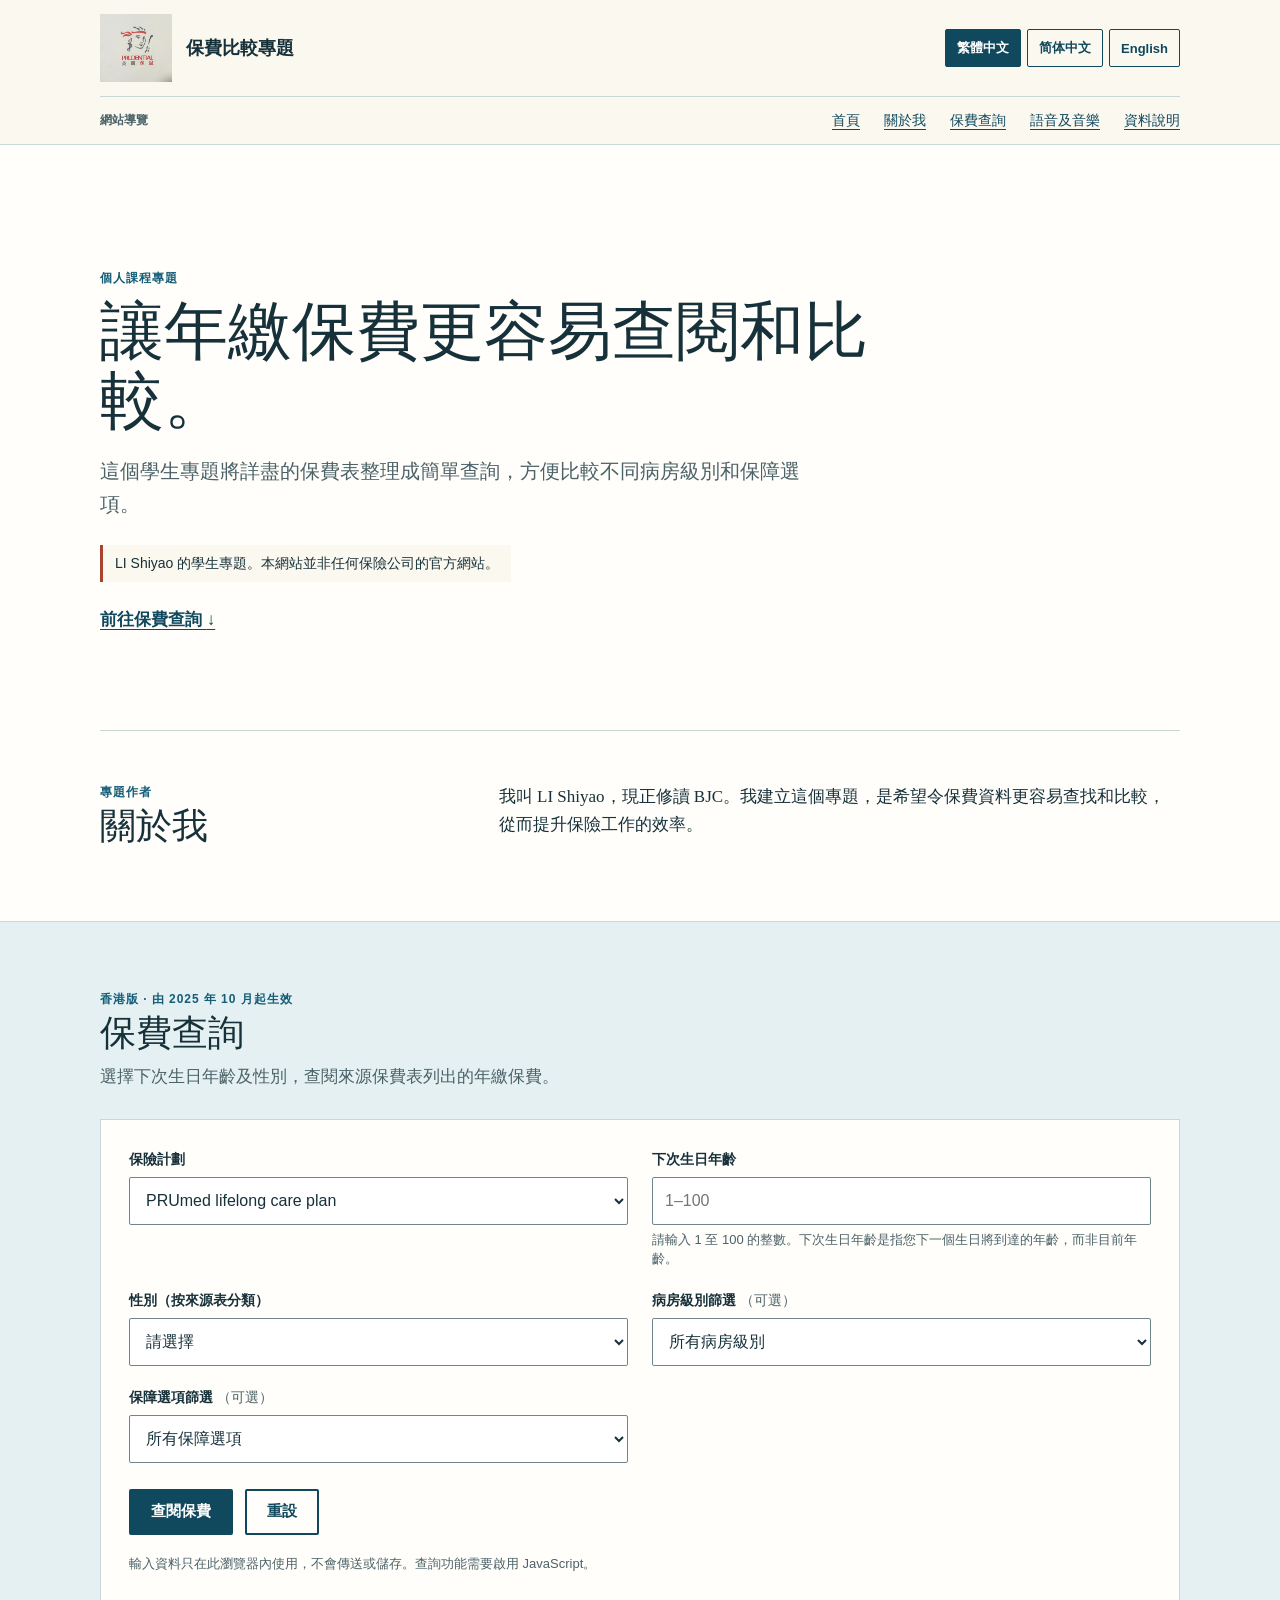
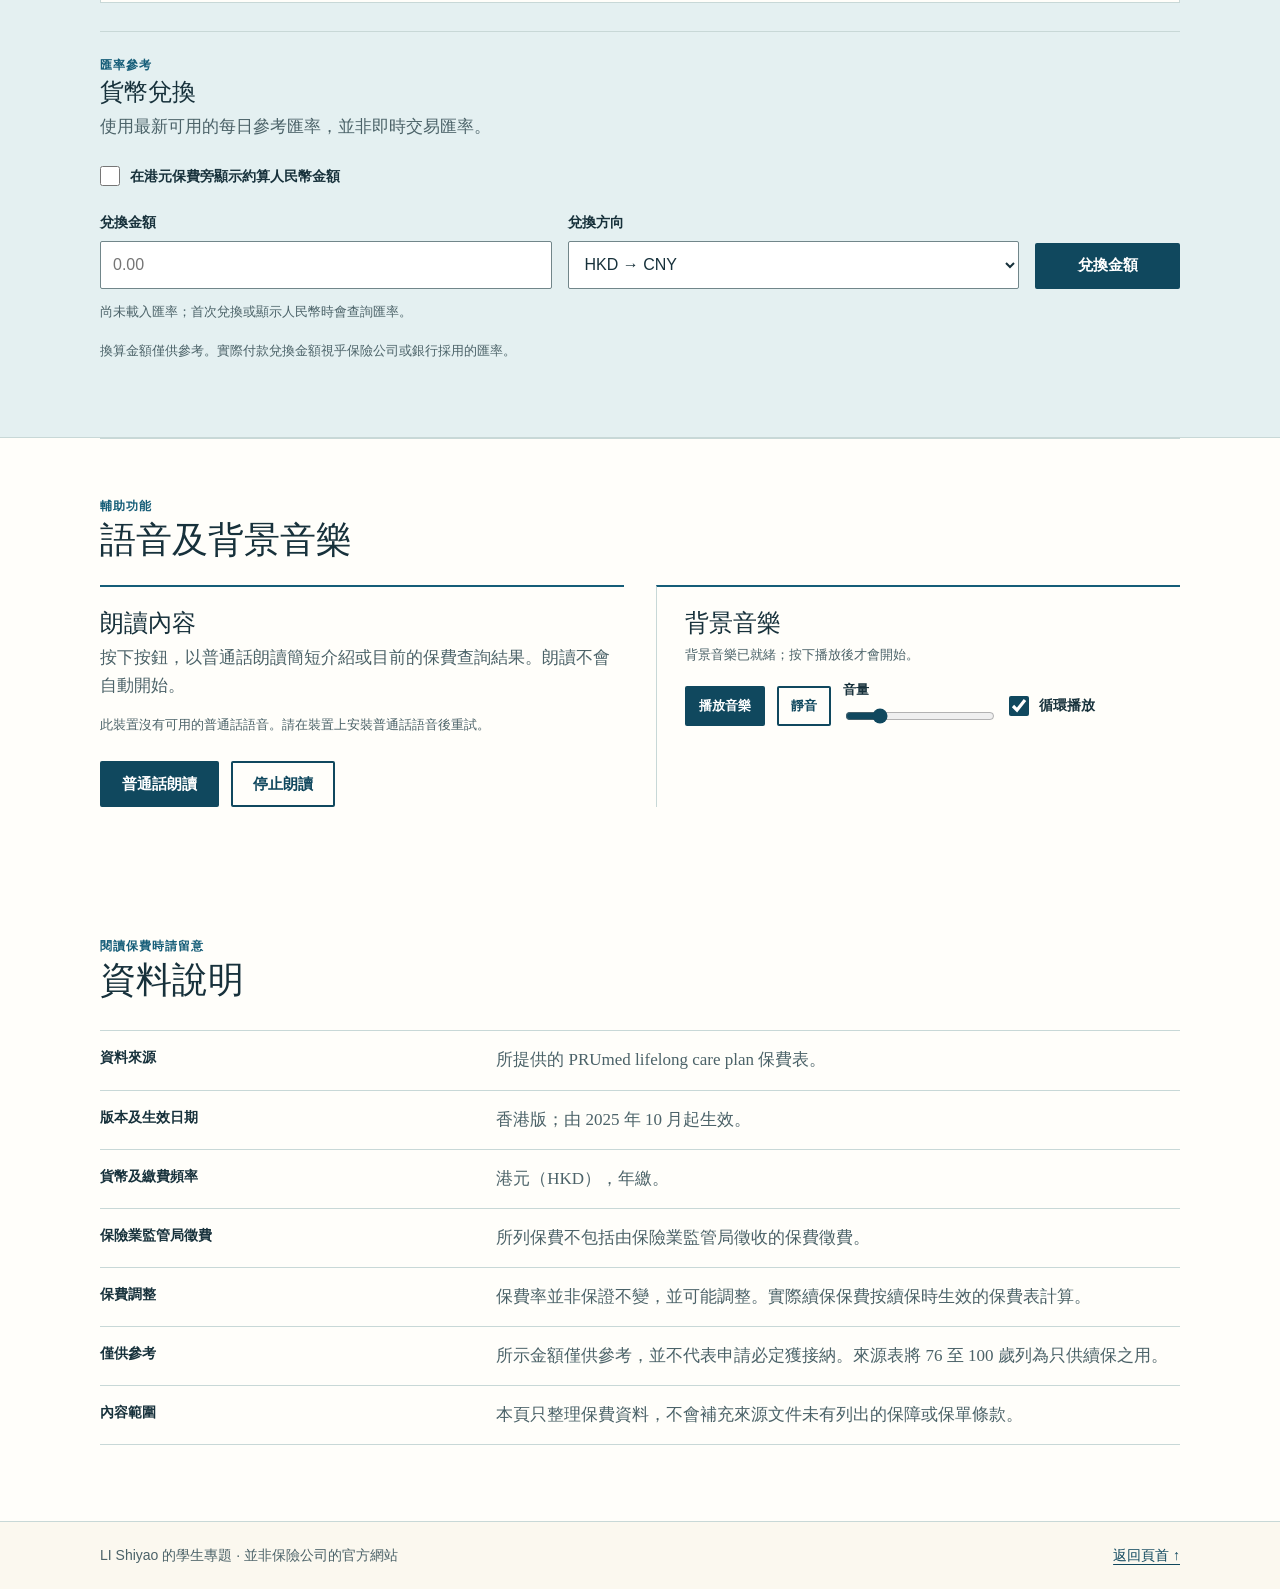
<file: index.html>
<!doctype html>
<html lang="zh-HK">
<head>
  <meta charset="utf-8">
  <meta name="viewport" content="width=device-width, initial-scale=1">
  <meta name="description" content="LI Shiyao 的學生專題：查閱及比較 PRUmed lifelong care plan 年繳保費。">
  <title>保費比較專題 | LI Shiyao</title>
  <link rel="stylesheet" href="style.css">
</head>
<body>
  <header class="site-header" id="home">
    <div class="header-top section-shell">
      <a class="brand" href="#home">
        <!-- Add the supplied file at assets/company-logo.jpg; LOGO_FILE below uses this relative path when it is available. -->
        <span id="logoPlaceholder" class="logo-placeholder" data-i18n="logoMissing">找不到標誌檔案：assets/company-logo.jpg</span>
        <img id="companyLogo" class="company-logo" alt="保誠標誌" data-i18n-alt="logoAlt" hidden>
        <span class="wordmark" data-i18n="projectTitle">保費比較專題</span>
      </a>
      <div class="language-picker" role="group" aria-label="介面語言" data-i18n-aria="languageLabel">
        <button type="button" class="language-button" data-language="zh-HK" aria-pressed="true">繁體中文</button>
        <button type="button" class="language-button" data-language="zh-CN" aria-pressed="false">简体中文</button>
        <button type="button" class="language-button" data-language="en" aria-pressed="false">English</button>
      </div>
    </div>
    <nav class="navigation" aria-label="網站導覽" data-i18n-aria="navLabel">
      <span class="nav-label" data-i18n="navLabel">網站導覽</span>
      <ul>
        <li><a href="#home" data-i18n="navHome">首頁</a></li>
        <li><a href="#about" data-i18n="navAbout">關於我</a></li>
        <li><a href="#lookup" data-i18n="navLookup">保費查詢</a></li>
        <li><a href="#media-tools" data-i18n="navTools">語音及音樂</a></li>
        <li><a href="#data-notes" data-i18n="navNotes">資料說明</a></li>
      </ul>
    </nav>
  </header>

  <main>
    <section class="welcome section-shell" aria-labelledby="welcome-title">
      <p class="eyebrow" data-i18n="welcomeEyebrow">個人課程專題</p>
      <h1 id="welcome-title" data-i18n="welcomeTitle">讓年繳保費更容易查閱和比較。</h1>
      <p class="welcome-copy" data-i18n="welcomeCopy">這個學生專題將詳盡的保費表整理成簡單查詢，方便比較不同病房級別和保障選項。</p>
      <p class="not-official" data-i18n="disclaimer">LI Shiyao 的學生專題。本網站並非任何保險公司的官方網站。</p>
      <a class="text-link" href="#lookup"><span data-i18n="goLookup">前往保費查詢</span> <span aria-hidden="true">↓</span></a>
    </section>

    <section class="about section-shell" id="about" aria-labelledby="about-title">
      <div class="section-heading">
        <p class="eyebrow" data-i18n="aboutEyebrow">專題作者</p>
        <h2 id="about-title" data-i18n="aboutTitle">關於我</h2>
      </div>
      <div class="about-copy">
        <p data-i18n="aboutIntro">我叫 LI Shiyao，現正修讀 BJC。我建立這個專題，是希望令保費資料更容易查找和比較，從而提升保險工作的效率。</p>
      </div>
    </section>

    <section class="lookup-section" id="lookup" aria-labelledby="lookup-title">
      <div class="section-shell">
        <div class="section-heading">
          <p class="eyebrow" data-i18n="edition">香港版 · 由 2025 年 10 月起生效</p>
          <h2 id="lookup-title" data-i18n="lookupTitle">保費查詢</h2>
          <p data-i18n="lookupIntro">選擇下次生日年齡及性別，查閱來源保費表列出的年繳保費。</p>
        </div>

        <form id="premiumForm" novalidate>
          <div class="form-grid">
            <div class="field">
              <label for="plan" data-i18n="planLabel">保險計劃</label>
              <select id="plan" name="plan">
                <option>PRUmed lifelong care plan</option>
              </select>
            </div>
            <div class="field">
              <label for="age" data-i18n="ageLabel">下次生日年齡</label>
              <input id="age" name="age" type="text" inputmode="numeric" autocomplete="off" placeholder="1–100" aria-describedby="age-help" data-i18n-placeholder="agePlaceholder">
              <small id="age-help" data-i18n="ageHelp">請輸入 1 至 100 的整數。下次生日年齡是指您下一個生日將到達的年齡，而非目前年齡。</small>
            </div>
            <div class="field">
              <label for="sex" data-i18n="sexLabel">性別（按來源表分類）</label>
              <select id="sex" name="sex">
                <option value="" data-i18n="selectSex">請選擇</option>
                <option value="male" data-i18n="male">男</option>
                <option value="female" data-i18n="female">女</option>
              </select>
            </div>
            <div class="field">
              <label for="roomFilter"><span data-i18n="roomFilterLabel">病房級別篩選</span> <span class="optional" data-i18n="optional">（可選）</span></label>
              <select id="roomFilter" name="roomFilter">
                <option value="all" data-i18n="allRooms">所有病房級別</option>
                <option value="ward" data-i18n="ward">普通病房</option>
                <option value="semi-private" data-i18n="semiPrivate">半私家病房</option>
                <option value="private" data-i18n="private">私家病房</option>
              </select>
            </div>
            <div class="field">
              <label for="coverFilter"><span data-i18n="coverFilterLabel">保障選項篩選</span> <span class="optional" data-i18n="optional">（可選）</span></label>
              <select id="coverFilter" name="coverFilter">
                <option value="all" data-i18n="allCovers">所有保障選項</option>
                <option value="base" data-i18n="baseOnly">只包括基本計劃</option>
                <option value="major" data-i18n="withMajor">基本計劃連同 PRUmed major</option>
              </select>
            </div>
          </div>
          <div class="form-actions">
            <button class="button-primary" type="submit" data-i18n="viewPremiums">查閱保費</button>
            <button class="button-reset" id="resetButton" type="reset" data-i18n="reset">重設</button>
          </div>
          <p class="privacy-note" data-i18n="privacy">輸入資料只在此瀏覽器內使用，不會傳送或儲存。查詢功能需要啟用 JavaScript。</p>
          <p id="formMessage" class="form-message" role="alert" aria-live="assertive"></p>
        </form>

        <section class="currency-panel" aria-labelledby="currency-title">
          <div class="utility-heading">
            <p class="eyebrow" data-i18n="conversionEyebrow">匯率參考</p>
            <h3 id="currency-title" data-i18n="conversionTitle">貨幣兌換</h3>
            <p data-i18n="conversionIntro">使用最新可用的每日參考匯率，並非即時交易匯率。</p>
          </div>
          <label class="check-control" for="showCny">
            <input id="showCny" type="checkbox">
            <span data-i18n="showCny">在港元保費旁顯示約算人民幣金額</span>
          </label>
          <div class="converter-grid">
            <div class="field">
              <label for="conversionAmount" data-i18n="amountLabel">兌換金額</label>
              <input id="conversionAmount" type="number" min="0" step="any" inputmode="decimal" placeholder="0.00">
            </div>
            <div class="field">
              <label for="conversionDirection" data-i18n="directionLabel">兌換方向</label>
              <select id="conversionDirection">
                <option value="hkd-cny">HKD → CNY</option>
                <option value="cny-hkd">CNY → HKD</option>
              </select>
            </div>
            <div class="converter-action">
              <button class="button-primary" id="convertButton" type="button" data-i18n="convert">兌換金額</button>
            </div>
          </div>
          <p id="conversionResult" class="conversion-result" role="status" aria-live="polite"></p>
          <p id="rateStatus" class="rate-status" role="status" aria-live="polite" data-i18n="rateNotLoaded">尚未載入匯率；首次兌換或顯示人民幣時會查詢匯率。</p>
          <p id="rateDetails" class="rate-details" hidden></p>
          <button class="button-reset retry-button" id="retryRate" type="button" hidden data-i18n="retryRate">重試載入匯率</button>
          <p class="privacy-note" data-i18n="conversionDisclaimer">換算金額僅供參考。實際付款兌換金額視乎保險公司或銀行採用的匯率。</p>
        </section>

        <section id="results" class="results" aria-labelledby="results-title" hidden>
          <div class="results-heading">
            <div>
              <p class="eyebrow" data-i18n="selectedProfileLabel">所選資料</p>
              <h3 id="results-title" data-i18n="resultsTitle">年繳保費比較</h3>
              <p id="selectedProfile" class="selected-profile" aria-live="polite"></p>
            </div>
            <p id="renewalNotice" class="renewal-notice" hidden><strong data-i18n="renewalOnly">只供續保之用。</strong> <span data-i18n="renewalDetails">列出保費並不代表符合投保新保單的資格。</span></p>
          </div>
          <div class="table-scroll" role="region" aria-label="Premium comparison table" tabindex="0">
            <table>
              <caption data-i18n="tableCaption">年繳保費（港元 HKD）</caption>
              <thead id="resultHead"></thead>
              <tbody id="resultBody"></tbody>
            </table>
          </div>
          <p class="result-footnote" data-i18n="resultFootnote">以上為年繳保費，並非月繳保費。保費率並非未來保費保證。</p>
        </section>
      </div>
    </section>

    <section class="media-tools section-shell" id="media-tools" aria-labelledby="tools-title">
      <div class="section-heading">
        <p class="eyebrow" data-i18n="toolsEyebrow">輔助功能</p>
        <h2 id="tools-title" data-i18n="toolsTitle">語音及背景音樂</h2>
      </div>
      <div class="tools-grid">
        <section class="tool-panel" aria-labelledby="speech-title">
          <h3 id="speech-title" data-i18n="speechTitle">朗讀內容</h3>
          <p data-i18n="speechIntro">按下按鈕，以普通話朗讀簡短介紹或目前的保費查詢結果。朗讀不會自動開始。</p>
          <p id="speechVoiceStatus" class="tool-status" role="status" aria-live="polite" data-i18n="checkingVoices">正在檢查此裝置可用的普通話語音。</p>
          <div class="form-actions">
            <button class="button-primary" id="speakButton" type="button" data-i18n="readMandarin">普通话朗读</button>
            <button class="button-reset" id="stopSpeechButton" type="button" data-i18n="stopSpeech" disabled>停止朗读</button>
          </div>
        </section>
        <section class="tool-panel" aria-labelledby="music-title">
          <h3 id="music-title" data-i18n="musicTitle">背景音樂</h3>
          <p id="musicStatus" class="tool-status" role="status" aria-live="polite" data-i18n="musicFileMissing">缺少背景音樂檔案：請將 MP3 放入 assets/background-music.mp3。</p>
          <div class="music-controls">
            <button class="button-primary" id="musicPlayButton" type="button" data-i18n="musicPlay" disabled>播放音樂</button>
            <button class="button-reset" id="musicMuteButton" type="button" data-i18n="musicMute" disabled>靜音</button>
            <label class="volume-control" for="musicVolume"><span data-i18n="volumeLabel">音量</span>
              <input id="musicVolume" type="range" min="0" max="1" step="0.01" value="0.2" disabled>
            </label>
            <label class="check-control loop-control" for="musicLoop">
              <input id="musicLoop" type="checkbox" checked disabled>
              <span data-i18n="loopLabel">循環播放</span>
            </label>
          </div>
          <audio id="backgroundMusic" preload="none" loop>
            <source id="musicSource" type="audio/mpeg">
          </audio>
        </section>
      </div>
    </section>

    <section class="data-notes section-shell" id="data-notes" aria-labelledby="notes-title">
      <div class="section-heading">
        <p class="eyebrow" data-i18n="notesEyebrow">閱讀保費時請留意</p>
        <h2 id="notes-title" data-i18n="notesTitle">資料說明</h2>
      </div>
      <dl class="notes-list">
        <div><dt data-i18n="sourceLabel">資料來源</dt><dd data-i18n="sourceText">所提供的 PRUmed lifelong care plan 保費表。</dd></div>
        <div><dt data-i18n="editionLabel">版本及生效日期</dt><dd data-i18n="editionText">香港版；由 2025 年 10 月起生效。</dd></div>
        <div><dt data-i18n="currencyLabel">貨幣及繳費頻率</dt><dd data-i18n="currencyText">港元（HKD），年繳。</dd></div>
        <div><dt data-i18n="levyLabel">保險業監管局徵費</dt><dd data-i18n="levyText">所列保費不包括由保險業監管局徵收的保費徵費。</dd></div>
        <div><dt data-i18n="ratesLabel">保費調整</dt><dd data-i18n="ratesText">保費率並非保證不變，並可能調整。實際續保保費按續保時生效的保費表計算。</dd></div>
        <div><dt data-i18n="referenceLabel">僅供參考</dt><dd data-i18n="referenceText">所示金額僅供參考，並不代表申請必定獲接納。來源表將 76 至 100 歲列為只供續保之用。</dd></div>
        <div><dt data-i18n="scopeLabel">內容範圍</dt><dd data-i18n="scopeText">本頁只整理保費資料，不會補充來源文件未有列出的保障或保單條款。</dd></div>
      </dl>
    </section>
  </main>

  <footer class="site-footer">
    <div class="section-shell footer-inner">
      <p data-i18n="footerDisclaimer">LI Shiyao 的學生專題 · 並非保險公司的官方網站</p>
      <a href="#home" data-i18n="backToTop">返回頁首 ↑</a>
    </div>
  </footer>

  <noscript><p class="noscript">此網站需要啟用 JavaScript 才能使用保費查詢。</p></noscript>

  <script>
    // PREMIUM DATA: each row is age followed by Male base (3 rooms), Male with major (3), Female base (3), Female with major (3).
    // Change figures here only when you have checked them against the source premium table.
    const premiumData = `
1 2899.44 5602.96 11809.92 4963.84 8804.64 17309.92 2691.36 5320.56 10806.24 4350.32 6990.88 14517.20
2 2815.20 5425.84 11228.72 4821.20 8523.52 16457.68 2613.44 5153.52 10274.16 4224.64 6757.44 13801.12
3 2652.80 5108.16 10406.88 4547.04 8016.24 15253.44 2463.60 4851.36 9522.72 3986.32 6346.64 12791.52
4 2462.48 4729.28 9512.16 4214.32 7417.68 13935.68 2286.56 4491.04 8704.40 3693.04 5864.48 11686.72
5 2225.52 4272.08 8491.60 3810.16 6696.48 12693.44 2065.84 4054.88 7768.80 3341.36 5287.84 10437.84
6 1991.44 3821.12 7517.60 3407.44 5984.80 11235.04 1848.72 3626.24 6879.12 2987.76 4720.32 9238.40
7 1847.20 3547.68 6943.60 3159.76 5555.76 10376.24 1715.20 3368.16 6350.24 2771.28 4379.84 8531.76
8 1676.40 3223.60 6275.92 2871.76 5047.28 9381.52 1558.32 3059.84 5741.60 2518.08 3974.56 7714.56
9 1562.80 2987.92 5734.96 2863.12 5037.28 9231.44 1375.28 2716.48 5224.32 2392.24 3796.56 7557.68
10 1550.00 2972.72 5564.64 2857.28 5005.52 9139.52 1364.72 2701.20 5173.28 2374.32 3771.76 7483.68
11 1534.48 2969.20 5547.84 2859.28 5004.00 9070.00 1361.84 2698.24 5138.64 2377.52 3833.60 7431.28
12 1519.12 2965.68 5531.04 2860.96 5002.48 9000.32 1359.12 2695.12 5104.24 2380.96 3895.60 7378.96
13 1503.84 2962.72 5514.32 2863.12 5000.96 8930.96 1356.32 2692.08 5069.36 2384.24 3957.36 7326.48
14 1488.24 2959.12 5497.44 2865.04 4999.28 8861.44 1353.36 2689.04 5034.80 2387.28 4019.44 7273.92
15 1472.64 2955.84 5480.56 2866.88 4997.92 8791.92 1350.48 2685.84 5000.24 2390.64 4081.04 7221.28
16 1499.04 3054.72 5664.48 2919.84 5081.60 8939.12 1408.64 2740.08 5224.00 2460.64 4200.32 7455.12
17 1525.52 3153.36 5848.64 2972.40 5165.12 9086.16 1466.80 2981.04 5447.60 2530.96 4319.04 7688.80
18 1551.68 3252.32 6032.56 2994.24 5248.72 9233.36 1524.80 3097.52 5671.12 2601.12 4438.00 7922.48
19 1577.92 3351.04 6216.48 3013.60 5332.32 9380.64 1582.88 3213.84 5894.96 2670.88 4556.96 8155.92
20 1603.92 3449.44 6400.32 3130.08 5416.00 9527.60 1640.88 3267.92 6118.56 2741.12 4676.08 8389.52
21 1625.92 3483.68 6454.48 3165.36 5512.80 9784.32 1741.60 3444.64 6389.60 2930.88 5035.60 9037.68
22 1647.52 3517.68 6508.16 3200.64 5609.76 10040.72 1819.20 3596.40 6821.76 3147.44 5359.76 9918.16
23 1669.36 3552.00 6562.16 3236.00 5706.48 10297.76 1896.40 3748.16 7092.96 3322.96 5820.40 10444.80
24 1691.20 3586.16 6615.76 3271.36 5803.20 10554.24 1974.00 3900.08 7363.92 3541.04 6228.88 11180.96
25 1712.96 3620.08 6669.76 3306.56 5900.16 10811.12 2028.32 4026.80 7473.76 3833.04 6718.72 12070.24
26 1733.28 3663.60 6751.68 3346.24 5970.88 11184.32 2135.44 4199.60 7795.60 3908.00 6908.48 12478.16
27 1753.68 3706.88 6833.12 3386.00 6041.36 11557.92 2219.68 4372.24 8117.84 3983.04 7206.16 13008.08
28 1773.92 3750.24 6914.56 3425.84 6111.92 11931.12 2303.68 4544.88 8439.76 4057.60 7504.08 13538.72
29 1794.40 3793.68 6996.24 3465.60 6182.64 12304.56 2387.60 4717.68 8762.08 4205.76 7801.84 14069.12
30 1814.64 3837.20 7077.92 3505.12 6253.12 12677.76 2448.48 4890.24 9083.84 4574.24 8208.00 14721.92
31 1868.72 3929.04 7261.60 3610.00 6402.40 13192.00 2521.44 5034.88 9318.32 4734.40 8451.84 15289.68
32 1922.88 4021.12 7445.36 3714.72 6551.60 13706.16 2594.24 5179.60 9552.72 4850.48 8695.28 15857.76
33 1976.80 4112.88 7629.36 3819.44 6700.80 14220.16 2666.80 5324.56 9787.04 5010.48 8938.96 16425.92
34 2031.12 4205.12 7812.96 3924.08 6850.16 14734.08 2739.36 5469.28 10021.44 5170.64 9182.56 16993.84
35 2085.12 4296.80 7996.64 4028.64 6999.12 15248.00 2812.24 5614.00 10255.68 5374.56 9426.40 17561.76
36 2156.16 4444.32 8279.20 4166.08 7254.56 15740.16 2928.80 5854.80 10688.00 5500.00 9790.16 18237.92
37 2227.36 4592.00 8562.48 4303.68 7510.80 16234.56 3045.60 6096.32 11121.84 5596.16 10155.28 18916.40
38 2298.80 4740.96 8846.96 4442.32 7768.08 16730.48 3162.64 6338.72 11557.44 5781.76 10522.00 19597.04
39 2370.64 4889.84 9132.32 4581.20 8026.32 17228.08 3280.40 6581.92 11994.32 5967.60 10889.84 20280.88
40 2442.88 5039.36 9418.88 4720.64 8285.28 17727.76 3398.80 6826.56 12433.44 6302.64 11259.28 20966.72
41 2569.28 5295.84 9919.44 4964.88 8757.84 18280.88 3576.96 7189.76 13117.20 6520.64 11857.28 21716.96
42 2697.04 5555.20 10425.04 5211.68 9235.44 18839.84 3757.28 7557.12 13808.56 6830.48 12462.00 22709.68
43 2826.08 5817.20 10936.56 5445.68 9718.24 19404.40 3939.44 7928.08 14507.84 7144.32 13072.72 23713.12
44 2956.40 6082.08 11453.36 5681.76 10206.16 19974.56 4123.36 8303.44 15214.24 7461.20 13690.48 24727.28
45 3088.24 6349.76 11975.76 5968.56 10699.44 20550.48 4309.60 8682.56 15928.40 7872.88 14314.48 25990.96
46 3272.48 6717.36 12733.68 6244.80 11320.40 21850.64 4417.04 8910.80 16414.96 8075.44 14691.20 26755.92
47 3522.48 7088.48 13720.32 6717.36 12096.32 23162.16 4525.12 9140.72 16905.36 8279.20 15070.96 27527.76
48 3710.32 7462.88 14492.96 7064.32 12729.44 24909.36 4634.40 9372.56 17400.32 8485.12 15454.00 28306.40
49 3900.08 7840.56 15272.48 7333.12 13368.24 26246.32 4744.40 9606.40 17899.28 8692.56 15840.08 29091.36
50 4026.80 8221.60 15833.68 7702.24 13861.36 27168.40 4855.52 9842.24 18402.64 8901.84 16229.28 29882.88
51 4218.40 8632.72 16687.20 8034.16 14547.28 28326.16 4971.44 10091.44 18928.96 9108.24 16505.12 30705.44
52 4410.00 9044.08 17542.08 8415.60 15234.32 29486.16 5087.60 10341.36 19456.96 9314.48 16781.36 31529.12
53 4602.56 9456.80 18398.96 8748.88 15922.72 30648.24 5203.92 10591.52 19986.08 9521.60 17058.00 32436.00
54 4795.28 9870.00 19257.20 9098.88 16612.56 31812.80 5320.56 10842.24 20515.84 9728.64 17335.36 33262.64
55 4988.16 10283.92 20116.88 9614.88 17303.60 32979.20 5437.52 11093.20 21046.32 9936.32 17613.12 34009.12
56 5255.20 10866.16 21332.96 10105.52 18283.28 34972.48 5600.56 11449.92 21799.12 10298.16 18178.56 35179.76
57 5522.48 11448.00 22548.80 10629.20 19262.64 36965.92 5763.44 11806.24 22552.24 10597.44 18743.68 36350.32
58 5789.20 12029.84 23764.96 11152.64 20242.08 38959.12 5926.40 12162.80 23305.04 10896.16 19309.12 37521.04
59 6056.72 12612.00 24980.88 11676.48 21221.84 40952.56 6089.76 12519.36 24058.32 11195.20 19874.32 38691.52
60 6323.52 13193.84 26196.96 12232.80 22201.60 42945.92 6252.72 12875.84 24811.28 11431.44 20439.76 39862.56
61 6872.00 14374.72 27986.08 13014.80 23945.52 47528.64 6672.96 13758.16 26612.96 12352.48 21841.84 42683.52
62 7518.08 15759.28 30174.64 14063.52 26026.48 52775.44 7188.32 14836.56 28865.76 13228.40 23552.16 46270.40
63 8169.84 17156.48 32383.04 15120.72 28126.56 58070.24 7708.32 15924.80 31067.12 14112.40 25278.32 49562.00
64 8785.28 18477.20 34445.04 16110.96 30101.52 63111.52 8193.52 16941.28 33128.40 14901.28 26891.04 52631.28
65 9400.72 19797.92 36507.12 17183.28 32076.56 68153.12 8678.80 17957.76 35118.00 15376.00 28503.60 55209.44
66 9896.00 20949.60 38789.84 18010.64 33795.28 71365.44 9122.56 18945.28 37239.68 16162.48 30068.80 58558.32
67 10390.96 22101.36 41072.40 18837.44 35513.68 74577.84 9665.12 20066.40 39649.28 17058.80 32227.60 62480.72
68 10886.08 23253.20 43355.04 19664.16 37232.16 77789.68 10108.64 21054.24 41771.20 17845.36 33662.16 65665.68
69 11381.20 24404.88 45637.92 20490.96 38950.80 81002.16 10552.48 22041.76 43892.80 18631.76 35096.80 68850.88
70 11876.16 25556.56 47920.48 21317.76 40669.20 84214.56 10896.80 22896.00 45727.04 19308.16 35676.88 71135.20
71 12480.08 26843.04 50529.04 22452.40 42809.60 88233.84 11452.08 24044.56 48219.20 20339.12 37530.32 74981.12
72 13026.88 28005.92 52906.32 23486.56 44757.04 91854.48 11954.88 25082.88 50490.32 21278.88 39214.40 78490.08
73 13573.28 29168.80 55283.12 24521.04 46704.48 95474.88 12457.12 26120.72 52761.52 22218.80 40898.56 81999.04
74 14119.84 30331.52 57660.40 25555.04 48652.16 99095.12 12959.76 27158.64 55032.72 23158.32 42582.96 85507.76
75 14666.48 31494.64 60037.12 26589.20 50599.76 102715.36 13462.40 28196.48 57303.92 24098.48 44267.04 89016.72
76 15213.76 32650.48 62413.60 27624.24 52538.64 106458.48 13965.28 29223.92 59574.64 25040.48 45935.92 92524.88
77 15759.52 33802.72 64790.00 28658.56 54471.44 110286.08 14468.00 30248.80 61845.20 25980.96 47604.56 96034.64
78 16308.00 34950.64 67166.32 29693.04 56397.76 113871.36 14970.96 31272.08 64114.56 26920.16 49270.48 99542.96
79 16853.92 36093.12 69544.32 30725.92 58321.12 117426.08 15473.76 32293.04 66388.08 27858.80 50934.56 103051.28
80 17553.20 37579.04 72595.84 32061.76 60814.80 121976.96 15972.72 33297.68 68649.84 28791.28 52590.08 106544.56
81 17939.84 38361.36 74182.00 32760.48 62088.88 124386.32 16322.96 33985.76 70141.92 29419.36 53685.68 108870.16
82 18324.32 39140.56 75768.56 33459.36 63356.56 126405.68 16674.48 34671.28 71635.36 30049.12 54776.40 111192.24
83 18711.20 39918.16 77354.56 34159.76 64624.24 128655.36 17024.64 35352.56 73128.64 30678.40 55864.64 113517.92
84 19096.56 40691.68 78941.12 34857.28 65885.44 131156.24 17375.04 36034.00 74620.64 31308.00 56949.92 115840.08
85 19480.88 41463.28 80524.24 35554.24 67143.68 133513.20 17726.40 36712.48 76114.16 31936.40 58030.56 118165.92
86 19867.92 42233.84 82110.64 36254.80 68401.60 135863.44 18076.56 37391.44 77607.60 32567.36 59111.36 120488.00
87 20252.16 43002.48 83696.88 36952.08 69658.24 138339.28 18426.88 38068.72 79096.64 33197.20 60193.76 122813.60
88 20639.12 43770.00 85283.52 37650.80 70911.12 140812.80 18779.60 38744.64 80590.08 33823.60 61270.08 125134.32
89 21023.36 44537.60 86869.68 38351.36 72158.24 143277.84 19128.56 39418.00 82082.08 34454.72 62343.28 127459.76
90 21397.92 45295.92 88454.40 39038.40 73403.44 145737.44 19472.72 40088.72 83565.36 35077.84 63411.20 129769.04
91 21505.36 45478.88 88902.48 39237.92 73709.68 146331.60 19569.92 40243.52 83996.80 35254.24 63665.60 130427.36
92 21612.64 45661.76 89352.08 39439.36 74010.80 146920.72 19668.72 40397.04 84428.32 35430.08 63916.88 131085.76
93 21717.04 45845.12 89803.12 39639.36 74313.92 147507.84 19766.40 40551.92 84858.40 35606.32 64164.16 131744.08
94 21824.24 46025.12 90250.64 39843.92 74615.12 148092.88 19865.20 40702.64 85288.24 35782.32 64409.92 132402.24
95 21930.24 46207.92 90701.68 40045.28 74913.12 148678.08 19961.36 40853.52 85721.04 35958.40 64651.20 133062.32
96 22037.60 46388.00 91149.68 40245.20 75212.80 149261.68 20058.96 41005.68 86152.48 36135.92 64891.12 133720.48
97 22142.08 46567.92 91600.48 40448.08 75507.52 149843.12 20158.08 41153.84 86584.08 36313.52 65125.20 134377.20
98 22249.12 46748.16 92048.40 40647.84 75802.64 150579.44 20255.52 41303.20 87015.44 36489.68 65356.48 135035.52
99 22356.64 46919.28 92497.76 40849.20 76081.44 151311.92 20354.24 41446.00 87447.12 36665.84 65574.16 135695.28
100 22464.64 47090.96 92949.36 41051.68 76361.44 152047.92 20453.44 41589.36 87880.80 36842.80 65792.64 136358.48
`;

    // Beginner tip: all visible interface copy and validation text is collected here by language.
    const translations = {
      "zh-HK": {
        pageTitle: "保費比較專題 | LI Shiyao", pageDescription: "LI Shiyao 的學生專題：查閱及比較 PRUmed lifelong care plan 年繳保費。",
        projectTitle: "保費比較專題", languageLabel: "介面語言", navLabel: "網站導覽", navHome: "首頁", navAbout: "關於我", navLookup: "保費查詢", navTools: "語音及音樂", navNotes: "資料說明", logoPlaceholder: "標誌檔案尚未加入",
        welcomeEyebrow: "個人課程專題", welcomeTitle: "讓年繳保費更容易查閱和比較。", welcomeCopy: "這個學生專題將詳盡的保費表整理成簡單查詢，方便比較不同病房級別和保障選項。", disclaimer: "LI Shiyao 的學生專題。本網站並非任何保險公司的官方網站。", goLookup: "前往保費查詢",
        aboutEyebrow: "專題作者", aboutTitle: "關於我", aboutIntro: "我叫 LI Shiyao，現正修讀 BJC。我建立這個專題，是希望令保費資料更容易查找和比較，從而提升保險工作的效率。",
        edition: "香港版 · 由 2025 年 10 月起生效", lookupTitle: "保費查詢", lookupIntro: "選擇下次生日年齡及性別，查閱來源保費表列出的年繳保費。", planLabel: "保險計劃", ageLabel: "下次生日年齡", agePlaceholder: "1–100", ageHelp: "請輸入 1 至 100 的整數。下次生日年齡是指您下一個生日將到達的年齡，而非目前年齡。", sexLabel: "性別（按來源表分類）", selectSex: "請選擇", male: "男", female: "女", roomFilterLabel: "病房級別篩選", optional: "（可選）", allRooms: "所有病房級別", ward: "普通病房", semiPrivate: "半私家病房", private: "私家病房", coverFilterLabel: "保障選項篩選", allCovers: "所有保障選項", baseOnly: "只包括基本計劃", withMajor: "基本計劃連同 PRUmed major", viewPremiums: "查閱保費", reset: "重設", privacy: "輸入資料只在此瀏覽器內使用，不會傳送或儲存。查詢功能需要啟用 JavaScript。",
        ageRequired: "請輸入下次生日年齡。", ageNotNumber: "年齡必須是數字，請輸入 1 至 100 的整數。", ageFraction: "下次生日年齡必須是整數，不能輸入小數。", age101: "此版本未有提供 101 歲或以上的保費率。", ageRange: "請輸入 1 至 100 的年齡。", sexRequired: "請選擇來源表分類的男或女。",
        conversionEyebrow: "匯率參考", conversionTitle: "貨幣兌換", conversionIntro: "使用最新可用的每日參考匯率，並非即時交易匯率。", showCny: "在港元保費旁顯示約算人民幣金額", amountLabel: "兌換金額", directionLabel: "兌換方向", convert: "兌換金額", rateNotLoaded: "尚未載入匯率；首次兌換或顯示人民幣時會查詢匯率。", rateLoading: "正在載入港元兌人民幣匯率…", rateLoaded: "匯率已載入。", rateError: "暫時無法取得匯率。港元保費查詢仍可使用；請檢查網絡連線後重試。", retryRate: "重試載入匯率", rateSource: "匯率來源：Frankfurter 每日參考匯率", rateDate: "日期", conversionDisclaimer: "換算金額僅供參考。實際付款兌換金額視乎保險公司或銀行採用的匯率。", amountRequired: "請輸入要兌換的金額。", amountInvalid: "請輸入有效的零或正數金額。", conversionUnavailable: "匯率未能提供，請稍後重試。", convertedResult: "換算結果",
        selectedProfileLabel: "所選資料", resultsTitle: "年繳保費比較", renewalOnly: "只供續保之用。", renewalDetails: "列出保費並不代表符合投保新保單的資格。", tableCaption: "年繳保費（港元 HKD）", roomType: "病房級別", annualPremium: "年繳保費（HKD）", resultFootnote: "以上為年繳保費，並非月繳保費。保費率並非未來保費保證。", resultProfile: "下次生日年齡 {age} · {sex}",
        toolsEyebrow: "輔助功能", toolsTitle: "語音及背景音樂", speechTitle: "朗讀內容", speechIntro: "選擇朗讀語言，播放簡短介紹或目前的查詢摘要。朗讀不會自動開始。", speechLanguageLabel: "朗讀語言", cantoneseOption: "Cantonese / 粵語", mandarinOption: "Mandarin / 普通話", englishOption: "English", checkingVoices: "正在檢查此裝置可用的語音。", voiceUnavailable: "此裝置沒有適用於所選語言的語音；該選項已停用。", voicesUnsupported: "此瀏覽器不支援語音朗讀。", voiceReady: "所選語言的語音可用。", playSpeech: "播放朗讀", stopSpeech: "停止朗讀", speaking: "正在朗讀。", speechIntroText: "這是 LI Shiyao 的保費比較學生專題。您可查閱及比較 PRUmed lifelong care plan 的年繳保費。", speechSummaryStart: "下次生日年齡 {age}，{sex}。", speechPremium: "{room}，{cover}：{amount}。",
        musicTitle: "背景音樂", musicNotConfigured: "尚未設定背景音樂。", musicReady: "背景音樂已就緒；按下播放後才會開始。", musicPlaying: "正在播放背景音樂。", musicPaused: "背景音樂已暫停。", musicMissing: "找不到音樂檔案，請檢查檔案路徑。", musicPlaybackError: "音樂無法播放；請檢查檔案或瀏覽器設定後重試。", musicPlay: "播放音樂", musicPause: "暫停音樂", musicMute: "靜音", musicUnmute: "取消靜音", volumeLabel: "音量", loopLabel: "循環播放",
        notesEyebrow: "閱讀保費時請留意", notesTitle: "資料說明", sourceLabel: "資料來源", sourceText: "所提供的 PRUmed lifelong care plan 保費表。", editionLabel: "版本及生效日期", editionText: "香港版；由 2025 年 10 月起生效。", currencyLabel: "貨幣及繳費頻率", currencyText: "港元（HKD），年繳。", levyLabel: "保險業監管局徵費", levyText: "所列保費不包括由保險業監管局徵收的保費徵費。", ratesLabel: "保費調整", ratesText: "保費率並非保證不變，並可能調整。實際續保保費按續保時生效的保費表計算。", referenceLabel: "僅供參考", referenceText: "所示金額僅供參考，並不代表申請必定獲接納。來源表將 76 至 100 歲列為只供續保之用。", scopeLabel: "內容範圍", scopeText: "本頁只整理保費資料，不會補充來源文件未有列出的保障或保單條款。", footerDisclaimer: "LI Shiyao 的學生專題 · 並非保險公司的官方網站", backToTop: "返回頁首 ↑", tableRoom: "病房級別", speechMale: "男", speechFemale: "女"
      },
      "zh-CN": {
        pageTitle: "保费比较项目 | LI Shiyao", pageDescription: "LI Shiyao 的学生项目：查询和比较 PRUmed lifelong care plan 年缴保费。",
        projectTitle: "保费比较项目", languageLabel: "界面语言", navLabel: "网站导航", navHome: "首页", navAbout: "关于我", navLookup: "保费查询", navTools: "语音与音乐", navNotes: "数据说明", logoPlaceholder: "标志文件尚未添加",
        welcomeEyebrow: "个人课程项目", welcomeTitle: "让年缴保费更容易查询和比较。", welcomeCopy: "这个学生项目将详细的保费表整理成简单查询，方便比较不同病房级别和保障选项。", disclaimer: "LI Shiyao 的学生项目。本网站不是任何保险公司的官方网站。", goLookup: "前往保费查询",
        aboutEyebrow: "项目作者", aboutTitle: "关于我", aboutIntro: "我叫 LI Shiyao，目前就读 BJC。我创建这个项目，是希望让保费信息更容易查找和比较，从而提高保险工作的效率。",
        edition: "香港版 · 自 2025 年 10 月起生效", lookupTitle: "保费查询", lookupIntro: "选择下次生日年龄和性别，查询来源保费表列出的年缴保费。", planLabel: "保险计划", ageLabel: "下次生日年龄", agePlaceholder: "1–100", ageHelp: "请输入 1 至 100 的整数。下次生日年龄是指您下一个生日将达到的年龄，而不是当前年龄。", sexLabel: "性别（按来源表分类）", selectSex: "请选择", male: "男", female: "女", roomFilterLabel: "病房级别筛选", optional: "（可选）", allRooms: "所有病房级别", ward: "普通病房", semiPrivate: "半私家病房", private: "私家病房", coverFilterLabel: "保障选项筛选", allCovers: "所有保障选项", baseOnly: "仅基本计划", withMajor: "基本计划附加 PRUmed major", viewPremiums: "查询保费", reset: "重置", privacy: "输入内容仅在此浏览器中使用，不会传输或存储。查询功能需要启用 JavaScript。",
        ageRequired: "请输入下次生日年龄。", ageNotNumber: "年龄必须是数字，请输入 1 至 100 的整数。", ageFraction: "下次生日年龄必须是整数，不能输入小数。", age101: "此版本未提供 101 岁或以上的保费率。", ageRange: "请输入 1 至 100 的年龄。", sexRequired: "请选择来源表分类的男或女。",
        conversionEyebrow: "汇率参考", conversionTitle: "货币兑换", conversionIntro: "使用最新可用的每日参考汇率，并非实时交易汇率。", showCny: "在港元保费旁显示约算人民币金额", amountLabel: "兑换金额", directionLabel: "兑换方向", convert: "兑换金额", rateNotLoaded: "尚未加载汇率；首次兑换或显示人民币时会查询汇率。", rateLoading: "正在加载港元兑人民币汇率…", rateLoaded: "汇率已加载。", rateError: "暂时无法获取汇率。港元保费查询仍可使用；请检查网络连接后重试。", retryRate: "重试加载汇率", rateSource: "汇率来源：Frankfurter 每日参考汇率", rateDate: "日期", conversionDisclaimer: "换算金额仅供参考。实际付款兑换金额取决于保险公司或银行采用的汇率。", amountRequired: "请输入要兑换的金额。", amountInvalid: "请输入有效的零或正数金额。", conversionUnavailable: "汇率暂不可用，请稍后重试。", convertedResult: "换算结果",
        selectedProfileLabel: "所选资料", resultsTitle: "年缴保费比较", renewalOnly: "仅供续保之用。", renewalDetails: "列出保费不代表符合投保新保单的资格。", tableCaption: "年缴保费（港元 HKD）", roomType: "病房级别", annualPremium: "年缴保费（HKD）", resultFootnote: "以上为年缴保费，并非月缴保费。保费率不保证未来价格不变。", resultProfile: "下次生日年龄 {age} · {sex}",
        toolsEyebrow: "辅助功能", toolsTitle: "语音与背景音乐", speechTitle: "朗读内容", speechIntro: "选择朗读语言，播放简短介绍或当前查询摘要。朗读不会自动开始。", speechLanguageLabel: "朗读语言", cantoneseOption: "Cantonese / 粵語", mandarinOption: "Mandarin / 普通話", englishOption: "English", checkingVoices: "正在检查此设备可用的语音。", voiceUnavailable: "此设备没有适用于所选语言的语音；该选项已停用。", voicesUnsupported: "此浏览器不支持语音朗读。", voiceReady: "所选语言的语音可用。", playSpeech: "播放朗读", stopSpeech: "停止朗读", speaking: "正在朗读。", speechIntroText: "这是 LI Shiyao 的保费比较学生项目。您可以查询和比较 PRUmed lifelong care plan 的年缴保费。", speechSummaryStart: "下次生日年龄 {age}，{sex}。", speechPremium: "{room}，{cover}：{amount}。",
        musicTitle: "背景音乐", musicNotConfigured: "尚未设置背景音乐。", musicReady: "背景音乐已就绪；按下播放后才会开始。", musicPlaying: "正在播放背景音乐。", musicPaused: "背景音乐已暂停。", musicMissing: "找不到音乐文件，请检查文件路径。", musicPlaybackError: "音乐无法播放；请检查文件或浏览器设置后重试。", musicPlay: "播放音乐", musicPause: "暂停音乐", musicMute: "静音", musicUnmute: "取消静音", volumeLabel: "音量", loopLabel: "循环播放",
        notesEyebrow: "阅读保费时请留意", notesTitle: "数据说明", sourceLabel: "数据来源", sourceText: "所提供的 PRUmed lifelong care plan 保费表。", editionLabel: "版本及生效日期", editionText: "香港版；自 2025 年 10 月起生效。", currencyLabel: "货币及缴费频率", currencyText: "港元（HKD），年缴。", levyLabel: "保险业监管局征费", levyText: "所列保费不包括由保险业监管局收取的保费征费。", ratesLabel: "保费调整", ratesText: "保费率不保证不变，并可能调整。实际续保保费按续保时生效的保费表计算。", referenceLabel: "仅供参考", referenceText: "所示金额仅供参考，不代表申请必定获批。来源表将 76 至 100 岁列为仅供续保之用。", scopeLabel: "内容范围", scopeText: "本页仅整理保费信息，不补充来源文件未列出的保障或保单条款。", footerDisclaimer: "LI Shiyao 的学生项目 · 不是保险公司的官方网站", backToTop: "返回页首 ↑", tableRoom: "病房级别", speechMale: "男", speechFemale: "女"
      },
      en: {
        pageTitle: "Premium Comparison Project | LI Shiyao", pageDescription: "LI Shiyao's student project for looking up and comparing PRUmed lifelong care plan annual premiums.",
        projectTitle: "Premium Comparison Project", languageLabel: "Interface language", navLabel: "Main navigation", navHome: "Home", navAbout: "About Me", navLookup: "Premium Lookup", navTools: "Speech and Music", navNotes: "Data Notes", logoPlaceholder: "Logo file not added",
        welcomeEyebrow: "Personal coursework project", welcomeTitle: "A clearer way to compare annual premiums.", welcomeCopy: "This student project turns a detailed premium table into a simple lookup, making room types and cover options easier to compare.", disclaimer: "LI Shiyao's student project. This is not an official insurer website.", goLookup: "Go to premium lookup",
        aboutEyebrow: "Project author", aboutTitle: "About Me", aboutIntro: "My name is LI Shiyao, and I study BJC. I created this project to improve work efficiency in insurance work by making premium information easier to find and compare.",
        edition: "Hong Kong Edition · Effective October 2025", lookupTitle: "Premium Lookup", lookupIntro: "Choose an Age Next Birthday and sex to view the annual premiums listed in the source table.", planLabel: "Insurance plan", ageLabel: "Age Next Birthday", agePlaceholder: "1–100", ageHelp: "Enter a whole number from 1 to 100. This is the age you will reach on your next birthday, not your current age.", sexLabel: "Sex, as classified in the source table", selectSex: "Select sex", male: "Male", female: "Female", roomFilterLabel: "Room filter", optional: "(optional)", allRooms: "All room types", ward: "Ward", semiPrivate: "Semi-private", private: "Private", coverFilterLabel: "Cover filter", allCovers: "All cover options", baseOnly: "Base plan only", withMajor: "Base plan with PRUmed major", viewPremiums: "View Premiums", reset: "Reset", privacy: "Your entries are used only in this browser. They are not transmitted or stored. JavaScript must be enabled for the lookup.",
        ageRequired: "Enter an Age Next Birthday.", ageNotNumber: "Age must be a number. Enter a whole number from 1 to 100.", ageFraction: "Age Next Birthday must be a whole number, not a fraction.", age101: "This version does not provide a premium rate for age 101 or above.", ageRange: "Enter an age from 1 to 100.", sexRequired: "Select Male or Female, as classified in the source table.",
        conversionEyebrow: "Exchange-rate reference", conversionTitle: "Currency Conversion", conversionIntro: "Uses the latest available daily reference rate, not a live trading rate.", showCny: "Show approximate CNY amounts alongside HKD premiums", amountLabel: "Amount to convert", directionLabel: "Direction", convert: "Convert amount", rateNotLoaded: "Rate not loaded. It will be requested when you first convert or show CNY amounts.", rateLoading: "Loading the HKD to CNY rate…", rateLoaded: "Exchange rate loaded.", rateError: "The exchange rate is temporarily unavailable. HKD premium lookup still works; check your connection and retry.", retryRate: "Retry loading rate", rateSource: "Rate source: Frankfurter daily reference rate", rateDate: "Date", conversionDisclaimer: "Converted amounts are for reference only. Actual payment conversion depends on the rate applied by the insurer or bank.", amountRequired: "Enter an amount to convert.", amountInvalid: "Enter a valid zero or positive amount.", conversionUnavailable: "The exchange rate is unavailable. Please try again later.", convertedResult: "Converted amount",
        selectedProfileLabel: "Selected profile", resultsTitle: "Annual Premium Comparison", renewalOnly: "For renewal only.", renewalDetails: "A listed premium does not confirm eligibility for a new policy.", tableCaption: "Annual premiums (HKD)", roomType: "Room type", annualPremium: "Annual premium (HKD)", resultFootnote: "These are annual premiums, not monthly premiums. Rates are not guaranteed future prices.", resultProfile: "Age Next Birthday {age} · {sex}",
        toolsEyebrow: "Optional tools", toolsTitle: "Speech and Background Music", speechTitle: "Read aloud", speechIntro: "Choose a spoken language to hear a short introduction or the current lookup summary. Speech never starts automatically.", speechLanguageLabel: "Spoken language", cantoneseOption: "Cantonese / 粵語", mandarinOption: "Mandarin / 普通話", englishOption: "English", checkingVoices: "Checking the voices available on this device.", voiceUnavailable: "No suitable voice for this language is available on this device; this option is disabled.", voicesUnsupported: "Speech Synthesis is not supported by this browser.", voiceReady: "A voice for the selected language is available.", playSpeech: "Play reading", stopSpeech: "Stop reading", speaking: "Reading aloud.", speechIntroText: "This is LI Shiyao's student project for comparing premiums. Look up and compare annual premiums for the PRUmed lifelong care plan.", speechSummaryStart: "Age Next Birthday {age}, {sex}.", speechPremium: "{room}, {cover}: {amount}.",
        musicTitle: "Background Music", musicNotConfigured: "Background music not configured.", musicReady: "Background music is ready. Playback starts only when you press Play.", musicPlaying: "Background music is playing.", musicPaused: "Background music is paused.", musicMissing: "The music file could not be found. Check its path.", musicPlaybackError: "Music could not be played. Check the file or browser settings and retry.", musicPlay: "Play music", musicPause: "Pause music", musicMute: "Mute", musicUnmute: "Unmute", volumeLabel: "Volume", loopLabel: "Loop playback",
        notesEyebrow: "Please read alongside the figures", notesTitle: "Data Notes", sourceLabel: "Source", sourceText: "The supplied PRUmed lifelong care plan premium table.", editionLabel: "Edition and effective date", editionText: "Hong Kong Edition; valid from October 2025.", currencyLabel: "Currency and frequency", currencyText: "HKD, annual.", levyLabel: "Insurance Authority levy", levyText: "Listed premiums exclude the levy collected by the Insurance Authority.", ratesLabel: "Rate changes", ratesText: "Premium rates are not guaranteed and may change. Actual renewal premiums depend on the table in force at renewal.", referenceLabel: "For reference", referenceText: "Figures are for reference and do not confirm application acceptance. Ages 76–100 are marked for renewal only in the source table.", scopeLabel: "Scope", scopeText: "This page presents premium data only; it does not add benefits or policy terms absent from the source.", footerDisclaimer: "LI Shiyao's student project · Not an official insurer website", backToTop: "Back to top ↑", tableRoom: "Room type", speechMale: "Male", speechFemale: "Female"
      }
    };

    // Keep these media strings in each interface language; only Mandarin speech is offered.
    Object.assign(translations["zh-HK"], {
      logoMissing: "找不到標誌檔案：assets/company-logo.jpg。請將 JPG 放入此位置。", logoAlt: "保誠標誌",
      speechIntro: "按下按鈕，以普通話朗讀簡短介紹或目前的保費查詢結果。朗讀不會自動開始。", speechLanguageLabel: "普通話朗讀", readMandarin: "普通話朗讀", stopSpeech: "停止朗讀", checkingVoices: "正在檢查此裝置可用的普通話語音。", voiceUnavailable: "此裝置沒有可用的普通話語音。請在裝置上安裝普通話語音後重試。", speaking: "正在以普通話朗讀。",
      musicFileMissing: "缺少背景音樂檔案：請將 MP3 放入 assets/background-music.mp3。", musicLoading: "正在載入背景音樂…", musicReady: "背景音樂已就緒；按下播放後才會開始。", musicPlaying: "正在播放背景音樂。", musicPaused: "背景音樂已暫停。", musicLoadError: "無法載入 assets/background-music.mp3，請確認檔案存在且有效。", musicPlaybackError: "瀏覽器未能播放背景音樂，請檢查音訊設定後重試。"
    });
    Object.assign(translations["zh-CN"], {
      logoMissing: "找不到标志文件：assets/company-logo.jpg。请将 JPG 放入此位置。", logoAlt: "保诚标志",
      speechIntro: "按下按钮，以普通话朗读简短介绍或当前保费查询结果。朗读不会自动开始。", speechLanguageLabel: "普通话朗读", readMandarin: "普通话朗读", stopSpeech: "停止朗读", checkingVoices: "正在检查此设备可用的普通话语音。", voiceUnavailable: "此设备没有可用的普通话语音。请在设备上安装普通话语音后重试。", speaking: "正在用普通话朗读。",
      musicFileMissing: "缺少背景音乐文件：请将 MP3 放入 assets/background-music.mp3。", musicLoading: "正在加载背景音乐…", musicReady: "背景音乐已就绪；按下播放后才会开始。", musicPlaying: "正在播放背景音乐。", musicPaused: "背景音乐已暂停。", musicLoadError: "无法加载 assets/background-music.mp3，请确认文件存在且有效。", musicPlaybackError: "浏览器无法播放背景音乐，请检查音频设置后重试。"
    });
    Object.assign(translations.en, {
      logoMissing: "Logo file missing: assets/company-logo.jpg. Place the supplied JPG at this path.", logoAlt: "Prudential logo",
      speechIntro: "Press the button to hear a short introduction or the current premium results in Mandarin. Speech never starts automatically.", speechLanguageLabel: "Mandarin read-aloud", readMandarin: "Read aloud in Mandarin", stopSpeech: "Stop reading", checkingVoices: "Checking for an available Mandarin voice on this device.", voiceUnavailable: "No Mandarin voice is available on this device. Install a Mandarin voice and try again.", speaking: "Reading aloud in Mandarin.",
      musicFileMissing: "Background music file missing: place the supplied MP3 at assets/background-music.mp3.", musicLoading: "Loading background music…", musicReady: "Background music is ready. Playback starts only when you press Play.", musicPlaying: "Background music is playing.", musicPaused: "Background music is paused.", musicLoadError: "Could not load assets/background-music.mp3. Check that the file exists and is valid.", musicPlaybackError: "The browser could not play the background music. Check audio settings and retry."
    });

    let currentLanguage = "zh-HK";
    let lastSelection = null;
    let formErrorKey = "";
    let exchangeRate = null;
    let exchangeRateDate = "";
    let ratePromise = null;
    let rateState = "unloaded";
    let lastConversion = null;
    let speechVoices = [];
    let mandarinVoice = null;
    let speechSupported = "speechSynthesis" in window && "SpeechSynthesisUtterance" in window;
    let speechActive = false;
    let activeUtterance = null;
    let musicState = "missing-asset";
    const roomTypes = [
      { key: "ward", labelKey: "ward", index: 0 },
      { key: "semi-private", labelKey: "semiPrivate", index: 1 },
      { key: "private", labelKey: "private", index: 2 }
    ];
    const coverOptions = [
      { key: "base", labelKey: "baseOnly", index: 0 },
      { key: "major", labelKey: "withMajor", index: 3 }
    ];
    const rows = premiumData.trim().split("\n").map((line) => {
      const [age, ...amounts] = line.trim().split(/\s+/);
      return [Number(age), ...amounts.map(Number)];
    });
    const form = document.querySelector("#premiumForm");
    const ageInput = document.querySelector("#age");
    const sexInput = document.querySelector("#sex");
    const roomInput = document.querySelector("#roomFilter");
    const coverInput = document.querySelector("#coverFilter");
    const formMessage = document.querySelector("#formMessage");
    const results = document.querySelector("#results");
    const rateStatus = document.querySelector("#rateStatus");
    const rateDetails = document.querySelector("#rateDetails");
    const showCny = document.querySelector("#showCny");
    const speakButton = document.querySelector("#speakButton");
    const stopSpeechButton = document.querySelector("#stopSpeechButton");
    const musicPlayButton = document.querySelector("#musicPlayButton");
    const musicMuteButton = document.querySelector("#musicMuteButton");
    const musicStatus = document.querySelector("#musicStatus");
    const logoImage = document.querySelector("#companyLogo");
    const logoPlaceholder = document.querySelector("#logoPlaceholder");
    const musicAudio = document.querySelector("#backgroundMusic");
    const musicSource = document.querySelector("#musicSource");
    const LOGO_FILE = "assets/company-logo.jpg";
    const MUSIC_FILE = "assets/background-music.mp3";

    function text(key) {
      return translations[currentLanguage][key];
    }

    function fillTemplate(template, values) {
      return template.replace(/\{(\w+)\}/g, (_, key) => values[key] ?? "");
    }

    function formatMoney(amount, code) {
      return new Intl.NumberFormat(currentLanguage, {
        style: "currency",
        currency: code,
        minimumFractionDigits: 2,
        maximumFractionDigits: 2
      }).format(amount);
    }

    function translatePage() {
      const dictionary = translations[currentLanguage];
      document.documentElement.lang = currentLanguage;
      document.title = dictionary.pageTitle;
      document.querySelector('meta[name="description"]').content = dictionary.pageDescription;
      document.querySelectorAll("[data-i18n]").forEach((element) => {
        element.textContent = dictionary[element.dataset.i18n];
      });
      document.querySelectorAll("[data-i18n-aria]").forEach((element) => {
        element.setAttribute("aria-label", dictionary[element.dataset.i18nAria]);
      });
      document.querySelectorAll("[data-i18n-alt]").forEach((element) => {
        element.alt = dictionary[element.dataset.i18nAlt];
      });
      document.querySelectorAll("[data-i18n-placeholder]").forEach((element) => {
        element.placeholder = dictionary[element.dataset.i18nPlaceholder];
      });
      document.querySelectorAll(".language-button").forEach((button) => {
        button.setAttribute("aria-pressed", String(button.dataset.language === currentLanguage));
      });
      formMessage.textContent = formErrorKey ? text(formErrorKey) : "";
      updateRateUi();
      updateSpeechUi();
      updateMusicUi();
      if (lastSelection) renderResults(lastSelection);
      if (lastConversion) renderConversionResult();
    }

    function renderResults(selection) {
      const row = rows.find((item) => item[0] === selection.age);
      const sexOffset = selection.sex === "male" ? 0 : 6;
      const visibleRooms = roomTypes.filter((room) => selection.room === "all" || room.key === selection.room);
      const visibleCovers = coverOptions.filter((cover) => selection.cover === "all" || cover.key === selection.cover);
      const head = document.querySelector("#resultHead");
      const body = document.querySelector("#resultBody");

      head.innerHTML = `<tr><th scope="col">${text("roomType")}</th>${visibleCovers.map((cover) => `<th scope="col" data-cover-key="${cover.key}">${text(cover.labelKey)}<br><span>${text("annualPremium")}</span></th>`).join("")}</tr>`;
      body.innerHTML = visibleRooms.map((room) => {
        const premiums = visibleCovers.map((cover) => {
          const amount = row[1 + sexOffset + cover.index + room.index];
          const cnyLine = showCny.checked && exchangeRate ? `<span class="cny-equivalent">${formatMoney(amount * exchangeRate, "CNY")}</span>` : "";
          return `<td data-premium-amount="${amount}">${formatMoney(amount, "HKD")}${cnyLine}</td>`;
        }).join("");
        return `<tr data-room-key="${room.key}"><th scope="row">${text(room.labelKey)}</th>${premiums}</tr>`;
      }).join("");

      document.querySelector("#selectedProfile").textContent = fillTemplate(text("resultProfile"), {
        age: selection.age,
        sex: text(selection.sex)
      });
      document.querySelector("#renewalNotice").hidden = selection.age < 76;
      results.hidden = false;
    }

    function updateRateUi() {
      const messageKey = {
        unloaded: "rateNotLoaded",
        loading: "rateLoading",
        ready: "rateLoaded",
        error: "rateError"
      }[rateState];
      rateStatus.textContent = text(messageKey);
      document.querySelector("#retryRate").hidden = rateState !== "error";
      rateDetails.hidden = rateState !== "ready";
      if (rateState === "ready") {
        const rate = new Intl.NumberFormat(currentLanguage, { maximumSignificantDigits: 8 }).format(exchangeRate);
        rateDetails.textContent = `1 HKD = ${rate} CNY · ${text("rateSource")} · ${text("rateDate")}: ${exchangeRateDate}`;
      }
    }

    async function loadExchangeRate(retry = false) {
      if (exchangeRate) return exchangeRate;
      if (ratePromise && !retry) return ratePromise;
      if (rateState === "error" && !retry) return null;

      rateState = "loading";
      updateRateUi();
      ratePromise = (async () => {
        const response = await fetch("https://api.frankfurter.dev/v2/rate/HKD/CNY");
        if (!response.ok) throw new Error("Rate request failed");
        const data = await response.json();
        if (typeof data.rate !== "number" || !Number.isFinite(data.rate) || data.rate <= 0 || typeof data.date !== "string" || !/^\d{4}-\d{2}-\d{2}$/.test(data.date)) {
          throw new Error("Rate response was invalid");
        }
        exchangeRate = data.rate;
        exchangeRateDate = data.date;
        rateState = "ready";
        return exchangeRate;
      })().catch(() => {
        rateState = "error";
        ratePromise = null;
        return null;
      }).finally(() => {
        updateRateUi();
        if (exchangeRate && lastSelection) renderResults(lastSelection);
        if (exchangeRate && lastConversion) renderConversionResult();
      });
      return ratePromise;
    }

    function renderConversionResult() {
      const result = document.querySelector("#conversionResult");
      if (!lastConversion) {
        result.textContent = "";
        return;
      }
      if (!exchangeRate) {
        result.textContent = text("conversionUnavailable");
        return;
      }
      const converted = lastConversion.direction === "hkd-cny"
        ? lastConversion.amount * exchangeRate
        : lastConversion.amount / exchangeRate;
      const targetCurrency = lastConversion.direction === "hkd-cny" ? "CNY" : "HKD";
      result.textContent = `${text("convertedResult")}: ${formatMoney(converted, targetCurrency)}`;
    }

    function updateSpeechUi() {
      speakButton.disabled = !speechSupported || !mandarinVoice;
      stopSpeechButton.disabled = !speechActive;
      const status = document.querySelector("#speechVoiceStatus");
      status.textContent = speechActive ? text("speaking") : mandarinVoice ? text("voiceReady") : text("voiceUnavailable");
    }

    function isMandarinVoice(voice) {
      const locale = voice.lang.toLowerCase().replaceAll("_", "-");
      return locale === "zh-cn" || locale.startsWith("zh-cn-") || locale === "zh-sg" || locale.startsWith("zh-sg-") || locale === "cmn" || locale.startsWith("cmn-");
    }

    function refreshVoices() {
      speechVoices = speechSupported ? window.speechSynthesis.getVoices() : [];
      const mandarinVoices = speechVoices.filter(isMandarinVoice);
      mandarinVoice = mandarinVoices.find((voice) => voice.lang.toLowerCase().replaceAll("_", "-") === "zh-cn")
        || mandarinVoices.find((voice) => voice.lang.toLowerCase().replaceAll("_", "-").startsWith("zh-cn-"))
        || mandarinVoices[0]
        || null;
      updateSpeechUi();
    }

    function getMandarinSpeechText() {
      const spoken = translations["zh-CN"];
      if (!lastSelection || results.hidden) return spoken.speechIntroText;

      let summary = fillTemplate(spoken.speechSummaryStart, {
        age: lastSelection.age,
        sex: spoken[lastSelection.sex === "male" ? "speechMale" : "speechFemale"]
      });
      const coverHeaders = [...document.querySelectorAll("#resultHead th[data-cover-key]")];
      document.querySelectorAll("#resultBody tr").forEach((row) => {
        const room = roomTypes.find((item) => item.key === row.dataset.roomKey);
        [...row.querySelectorAll("td[data-premium-amount]")].forEach((cell, index) => {
          const cover = coverOptions.find((item) => item.key === coverHeaders[index]?.dataset.coverKey);
          const amount = Number(cell.dataset.premiumAmount);
          const spokenAmount = new Intl.NumberFormat("zh-CN", {
            minimumFractionDigits: 2,
            maximumFractionDigits: 2
          }).format(amount);
          summary += ` ${fillTemplate(spoken.speechPremium, {
            room: spoken[room.labelKey],
            cover: spoken[cover.labelKey],
            amount: `港幣 ${spokenAmount}`
          })}`;
        });
      });
      return summary;
    }

    function updateMusicUi() {
      const messageKey = {
        "missing-asset": "musicFileMissing",
        loading: "musicLoading",
        ready: "musicReady",
        playing: "musicPlaying",
        paused: "musicPaused",
        "load-error": "musicLoadError",
        "playback-error": "musicPlaybackError"
      }[musicState];
      musicStatus.textContent = text(messageKey);
      musicPlayButton.textContent = musicState === "playing" ? text("musicPause") : text("musicPlay");
      document.querySelector("#musicMuteButton").textContent = musicAudio && musicAudio.muted ? text("musicUnmute") : text("musicMute");
    }

    function stopSpeech() {
      if (speechSupported) window.speechSynthesis.cancel();
      activeUtterance = null;
      speechActive = false;
      updateSpeechUi();
    }

    function setMusicControlsEnabled(enabled) {
      [musicPlayButton, musicMuteButton, document.querySelector("#musicVolume"), document.querySelector("#musicLoop")]
        .forEach((control) => { control.disabled = !enabled; });
    }

    function configureLogo() {
      if (!LOGO_FILE) return;
      logoImage.addEventListener("load", () => {
        logoImage.hidden = false;
        logoPlaceholder.hidden = true;
      }, { once: true });
      logoImage.addEventListener("error", () => {
        logoImage.hidden = true;
        logoPlaceholder.hidden = false;
        logoPlaceholder.textContent = text("logoMissing");
      }, { once: true });
      logoImage.src = LOGO_FILE;
    }

    function configureMusic() {
      musicAudio.volume = 0.2;
      musicAudio.loop = true;
      if (!MUSIC_FILE) {
        setMusicControlsEnabled(false);
        updateMusicUi();
        return;
      }

      musicState = "loading";
      musicSource.src = MUSIC_FILE;
      setMusicControlsEnabled(true);
      musicAudio.addEventListener("canplay", () => {
        if (musicState === "loading" || musicState === "paused") musicState = "ready";
        setMusicControlsEnabled(true);
        updateMusicUi();
      });
      musicAudio.addEventListener("playing", () => {
        musicState = "playing";
        updateMusicUi();
      });
      musicAudio.addEventListener("pause", () => {
        if (musicState !== "load-error" && musicState !== "playback-error") musicState = "paused";
        updateMusicUi();
      });
      musicAudio.addEventListener("error", () => {
        musicState = "load-error";
        setMusicControlsEnabled(false);
        updateMusicUi();
      });
      musicAudio.addEventListener("waiting", () => {
        musicState = "loading";
        updateMusicUi();
      });
      musicAudio.load();
      updateMusicUi();
    }

    configureLogo();
    configureMusic();

    document.querySelectorAll(".language-button").forEach((button) => {
      button.addEventListener("click", () => {
        stopSpeech();
        currentLanguage = button.dataset.language;
        translatePage();
      });
    });

    form.addEventListener("submit", (event) => {
      event.preventDefault();
      stopSpeech();
      formErrorKey = "";
      formMessage.textContent = "";
      const rawAge = ageInput.value.trim();
      if (!rawAge) formErrorKey = "ageRequired";
      else if (!/^\d+(?:\.\d+)?$/.test(rawAge)) formErrorKey = "ageNotNumber";
      else if (!Number.isInteger(Number(rawAge))) formErrorKey = "ageFraction";
      else if (Number(rawAge) >= 101) formErrorKey = "age101";
      else if (Number(rawAge) < 1 || Number(rawAge) > 100) formErrorKey = "ageRange";
      else if (!sexInput.value) formErrorKey = "sexRequired";

      if (formErrorKey) {
        formMessage.textContent = text(formErrorKey);
        (formErrorKey === "sexRequired" ? sexInput : ageInput).focus();
        return;
      }
      lastSelection = {
        age: Number(rawAge),
        sex: sexInput.value,
        room: roomInput.value,
        cover: coverInput.value
      };
      renderResults(lastSelection);
    });

    roomInput.addEventListener("change", () => {
      if (lastSelection) {
        stopSpeech();
        lastSelection.room = roomInput.value;
        renderResults(lastSelection);
      }
    });
    coverInput.addEventListener("change", () => {
      if (lastSelection) {
        stopSpeech();
        lastSelection.cover = coverInput.value;
        renderResults(lastSelection);
      }
    });
    form.addEventListener("reset", () => {
      stopSpeech();
      lastSelection = null;
      formErrorKey = "";
      results.hidden = true;
      formMessage.textContent = "";
      document.querySelector("#conversionResult").textContent = "";
      lastConversion = null;
    });

    showCny.addEventListener("change", async () => {
      if (showCny.checked) await loadExchangeRate();
      if (lastSelection) renderResults(lastSelection);
    });

    document.querySelector("#convertButton").addEventListener("click", async () => {
      const rawAmount = document.querySelector("#conversionAmount").value.trim();
      const amount = Number(rawAmount);
      if (!rawAmount) {
        document.querySelector("#conversionResult").textContent = text("amountRequired");
        return;
      }
      if (!Number.isFinite(amount) || amount < 0) {
        document.querySelector("#conversionResult").textContent = text("amountInvalid");
        return;
      }
      lastConversion = { amount, direction: document.querySelector("#conversionDirection").value };
      if (await loadExchangeRate()) renderConversionResult();
      else renderConversionResult();
    });
    document.querySelector("#retryRate").addEventListener("click", () => loadExchangeRate(true));

    speakButton.addEventListener("click", () => {
      if (!mandarinVoice || !speechSupported) {
        updateSpeechUi();
        return;
      }
      stopSpeech();
      if (musicState === "playing") musicAudio.pause();
      const utterance = new SpeechSynthesisUtterance(getMandarinSpeechText());
      activeUtterance = utterance;
      utterance.voice = mandarinVoice;
      utterance.lang = mandarinVoice.lang;
      utterance.onstart = () => {
        if (activeUtterance !== utterance) return;
        speechActive = true;
        updateSpeechUi();
      };
      utterance.onend = () => {
        if (activeUtterance !== utterance) return;
        activeUtterance = null;
        speechActive = false;
        updateSpeechUi();
      };
      utterance.onerror = () => {
        if (activeUtterance !== utterance) return;
        activeUtterance = null;
        speechActive = false;
        updateSpeechUi();
      };
      window.speechSynthesis.speak(utterance);
    });
    stopSpeechButton.addEventListener("click", () => {
      stopSpeech();
    });
    if (speechSupported) {
      window.speechSynthesis.addEventListener("voiceschanged", refreshVoices);
      refreshVoices();
      window.setTimeout(refreshVoices, 1000);
    } else {
      refreshVoices();
    }

    musicPlayButton.addEventListener("click", async () => {
      if (!MUSIC_FILE) return;
      if (musicState === "playing") {
        musicAudio.pause();
        return;
      }
      try {
        await musicAudio.play();
      } catch {
        musicState = "playback-error";
        updateMusicUi();
      }
    });
    musicMuteButton.addEventListener("click", () => {
      if (!musicAudio) return;
      musicAudio.muted = !musicAudio.muted;
      updateMusicUi();
    });
    document.querySelector("#musicVolume").addEventListener("input", (event) => {
      if (musicAudio) musicAudio.volume = Number(event.target.value);
    });
    document.querySelector("#musicLoop").addEventListener("change", (event) => {
      if (musicAudio) musicAudio.loop = event.target.checked;
    });

    translatePage();
  </script>
</body>
</html>
</file>
<file: style.css>
/* Change these variables to try a different palette or adjust the page spacing. */
:root {
  --ink: #17313b;
  --muted: #4b6268;
  --blue: #155d78;
  --blue-dark: #10485e;
  --blue-pale: #e4f0f1;
  --cream: #fbf8ef;
  --paper: #fffefa;
  --line: #c8d8d7;
  --accent: #a8432d;
  --content-width: 1080px;
  --page-gutter: clamp(20px, 5vw, 72px);
}

* {
  box-sizing: border-box;
}

html {
  scroll-behavior: smooth;
}

body {
  margin: 0;
  color: var(--ink);
  background: var(--paper);
  font-family: Georgia, "Times New Roman", serif;
  font-size: 17px;
  line-height: 1.65;
}

a {
  color: var(--blue-dark);
  text-underline-offset: 4px;
}

a:hover {
  color: var(--accent);
}

a:focus-visible,
button:focus-visible,
input:focus-visible,
select:focus-visible,
.table-scroll:focus-visible {
  outline: 3px solid var(--accent);
  outline-offset: 3px;
}

.section-shell,
.navigation {
  width: min(var(--content-width), calc(100% - var(--page-gutter) * 2));
  margin-inline: auto;
}

.site-header {
  background: var(--cream);
  border-bottom: 1px solid var(--line);
}

.header-top {
  display: flex;
  align-items: center;
  justify-content: space-between;
  gap: 18px;
  min-height: 86px;
  padding-block: 12px;
}

.brand {
  display: flex;
  align-items: center;
  gap: 14px;
  color: var(--ink);
  text-decoration: none;
}

.logo-placeholder {
  display: grid;
  flex: 0 0 72px;
  width: 72px;
  height: 72px;
  place-content: center;
  border: 1px dashed var(--muted);
  background: var(--paper);
  color: var(--muted);
  font: 700 10px/1.35 Arial, sans-serif;
  text-align: center;
}

.company-logo {
  display: block;
  flex: 0 0 72px;
  width: 72px;
  height: 72px;
  object-fit: contain;
}

.logo-placeholder[hidden],
.company-logo[hidden] {
  display: none;
}

.brand .wordmark {
  max-width: 220px;
  font-size: 18px;
}

.language-picker {
  display: flex;
  flex-wrap: wrap;
  justify-content: flex-end;
  gap: 6px;
}

.language-button {
  min-height: 38px;
  padding: 7px 11px;
  border: 1px solid var(--blue-dark);
  background: transparent;
  color: var(--blue-dark);
  font-size: 13px;
}

.language-button[aria-pressed="true"] {
  background: var(--blue-dark);
  color: #fff;
}

.navigation {
  min-height: 48px;
  display: flex;
  align-items: center;
  justify-content: space-between;
  gap: 24px;
  border-top: 1px solid var(--line);
}

.wordmark {
  color: var(--ink);
  font-size: 16px;
  font-weight: 700;
  line-height: 1.25;
  text-decoration: none;
}

.navigation ul {
  display: flex;
  flex-wrap: wrap;
  justify-content: flex-end;
  gap: 8px 24px;
  margin: 0;
  padding: 0;
  list-style: none;
  font-family: Arial, sans-serif;
  font-size: 14px;
}

.navigation a:not(.wordmark) {
  text-decoration-thickness: 1px;
}

.welcome {
  padding-block: clamp(64px, 10vw, 124px) clamp(58px, 8vw, 96px);
  max-width: calc(var(--content-width) + var(--page-gutter) * 2);
}

.welcome h1 {
  max-width: 800px;
  margin: 10px 0 20px;
  font-size: clamp(42px, 5vw, 66px);
  font-weight: 400;
  line-height: 1.08;
}

.eyebrow {
  margin: 0;
  color: var(--blue);
  font-family: Arial, sans-serif;
  font-size: 12px;
  font-weight: 700;
  letter-spacing: 0.08em;
  line-height: 1.5;
  text-transform: uppercase;
}

.welcome-copy {
  max-width: 700px;
  margin: 0;
  color: var(--muted);
  font-size: 20px;
}

.not-official {
  display: inline-block;
  margin: 24px 0 24px;
  padding: 7px 12px;
  border-left: 3px solid var(--accent);
  background: var(--cream);
  color: var(--ink);
  font-family: Arial, sans-serif;
  font-size: 14px;
}

.text-link {
  display: block;
  width: fit-content;
  font-family: Arial, sans-serif;
  font-weight: 700;
}

.about {
  display: grid;
  grid-template-columns: minmax(180px, 0.7fr) minmax(280px, 1.3fr);
  gap: 32px;
  padding-block: 52px 64px;
  border-top: 1px solid var(--line);
}

.section-heading h2 {
  margin: 4px 0 8px;
  font-size: 36px;
  font-weight: 400;
  line-height: 1.2;
}

.section-heading > p:last-child:not(.eyebrow) {
  max-width: 680px;
  margin: 8px 0 0;
  color: var(--muted);
}

.about-copy p {
  margin: 0 0 12px;
}

.lookup-section {
  padding-block: 68px 76px;
  background: var(--blue-pale);
  border-block: 1px solid var(--line);
}

.lookup-section .section-heading {
  margin-bottom: 28px;
}

#premiumForm {
  padding: 28px;
  border: 1px solid var(--line);
  background: var(--paper);
}

.form-grid {
  display: grid;
  grid-template-columns: repeat(2, minmax(0, 1fr));
  gap: 20px 24px;
}

.field {
  display: flex;
  flex-direction: column;
  gap: 6px;
}

.field label {
  font-family: Arial, sans-serif;
  font-size: 14px;
  font-weight: 700;
}

.optional {
  color: var(--muted);
  font-weight: 400;
}

input,
select {
  width: 100%;
  min-height: 48px;
  padding: 10px 12px;
  border: 1px solid #71868a;
  border-radius: 2px;
  background: #fff;
  color: var(--ink);
  font: 16px Arial, sans-serif;
}

.field small {
  color: var(--muted);
  font-family: Arial, sans-serif;
  font-size: 13px;
  line-height: 1.45;
}

.form-actions {
  display: flex;
  flex-wrap: wrap;
  align-items: center;
  gap: 12px;
  margin-top: 26px;
}

button {
  min-height: 46px;
  padding: 10px 20px;
  border: 2px solid var(--blue-dark);
  border-radius: 2px;
  font: 700 15px Arial, sans-serif;
  cursor: pointer;
}

.button-primary {
  background: var(--blue-dark);
  color: #fff;
}

.button-primary:hover {
  background: #0a3748;
}

.button-reset {
  background: transparent;
  color: var(--blue-dark);
}

.button-reset:hover {
  background: var(--blue-pale);
}

.privacy-note,
.result-footnote {
  margin: 18px 0 0;
  color: var(--muted);
  font-family: Arial, sans-serif;
  font-size: 13px;
}

.form-message {
  margin: 12px 0 0;
  color: #8c2f22;
  font-family: Arial, sans-serif;
  font-size: 15px;
  font-weight: 700;
}

.form-message:empty {
  display: none;
}

.results {
  margin-top: 42px;
}

.results-heading {
  display: flex;
  align-items: flex-end;
  justify-content: space-between;
  gap: 24px;
  margin-bottom: 18px;
}

.results-heading h3 {
  margin: 4px 0 0;
  font-size: 27px;
  font-weight: 400;
  line-height: 1.3;
}

.selected-profile {
  margin: 4px 0 0;
  color: var(--muted);
  font-family: Arial, sans-serif;
  font-size: 15px;
}

.renewal-notice {
  max-width: 360px;
  margin: 0;
  padding: 12px 16px;
  border: 2px solid var(--accent);
  background: #fff8f2;
  color: #702b1e;
  font-family: Arial, sans-serif;
  font-size: 14px;
  line-height: 1.5;
}

.table-scroll {
  overflow-x: auto;
  border: 1px solid var(--line);
  background: var(--paper);
}

table {
  width: 100%;
  min-width: 540px;
  border-collapse: collapse;
  font-family: Arial, sans-serif;
  font-variant-numeric: tabular-nums;
}

caption {
  padding: 12px 14px;
  background: var(--blue-dark);
  color: #fff;
  font-size: 14px;
  font-weight: 700;
  text-align: left;
}

th,
td {
  padding: 13px 16px;
  border-bottom: 1px solid var(--line);
  text-align: left;
}

thead th {
  background: #dbe9e9;
  color: var(--ink);
  font-size: 14px;
  line-height: 1.45;
}

thead th span {
  color: var(--muted);
  font-size: 12px;
  font-weight: 400;
}

tbody th {
  width: 28%;
  color: var(--ink);
  font-weight: 700;
}

tbody td {
  color: var(--blue-dark);
  font-weight: 700;
  white-space: nowrap;
}

tbody tr:last-child th,
tbody tr:last-child td {
  border-bottom: 0;
}

.data-notes {
  padding-block: 68px 76px;
}

.media-tools {
  padding-block: 58px 62px;
  border-top: 1px solid var(--line);
}

.media-tools .section-heading {
  margin-bottom: 22px;
}

.tools-grid {
  display: grid;
  grid-template-columns: repeat(2, minmax(0, 1fr));
  gap: 32px;
}

.tool-panel {
  min-width: 0;
  padding-top: 18px;
  border-top: 2px solid var(--blue);
}

.tool-panel + .tool-panel {
  padding-left: 28px;
  border-left: 1px solid var(--line);
}

.music-controls {
  display: flex;
  flex-wrap: wrap;
  align-items: center;
  gap: 12px;
  margin-top: 16px;
}

.music-controls button {
  min-height: 40px;
  padding: 7px 12px;
  font-size: 13px;
}

.music-controls button:disabled {
  border-color: #aab6b5;
  background: #e9edeb;
  color: #536164;
  cursor: not-allowed;
}

.volume-control {
  display: grid;
  gap: 3px;
  min-width: 130px;
  color: var(--ink);
  font: 700 13px Arial, sans-serif;
}

.volume-control input[type="range"] {
  width: 150px;
  min-height: 24px;
  padding: 0;
  accent-color: var(--blue-dark);
}

.loop-control {
  font-size: 13px;
}

.data-notes .section-heading {
  margin-bottom: 28px;
}

.notes-list {
  margin: 0;
  border-top: 1px solid var(--line);
}

.notes-list > div {
  display: grid;
  grid-template-columns: minmax(180px, 0.7fr) minmax(280px, 1.3fr);
  gap: 28px;
  padding: 15px 0;
  border-bottom: 1px solid var(--line);
}

.notes-list dt {
  font-family: Arial, sans-serif;
  font-size: 14px;
  font-weight: 700;
}

.notes-list dd {
  margin: 0;
  color: var(--muted);
}

.site-footer {
  background: var(--cream);
  border-top: 1px solid var(--line);
  font-family: Arial, sans-serif;
  font-size: 14px;
}

.footer-inner {
  display: flex;
  flex-wrap: wrap;
  justify-content: space-between;
  gap: 8px 24px;
  padding-block: 22px;
}

.footer-inner p {
  margin: 0;
  color: var(--muted);
}

.noscript {
  margin: 0;
  padding: 16px var(--page-gutter);
  background: #fff1e8;
  color: #702b1e;
  font-family: Arial, sans-serif;
  font-weight: 700;
}

@media (max-width: 700px) {
  .header-top {
    align-items: flex-start;
    flex-direction: column;
    gap: 12px;
    padding-block: 14px;
  }

  .language-picker {
    justify-content: flex-start;
  }

  .navigation {
    align-items: flex-start;
    flex-direction: column;
    gap: 8px;
    padding-block: 12px;
  }

  .navigation ul {
    justify-content: flex-start;
    gap: 8px 14px;
  }

  .about,
  .notes-list > div {
    grid-template-columns: 1fr;
    gap: 8px;
  }

  #premiumForm {
    padding: 20px;
  }

  .form-grid {
    grid-template-columns: 1fr;
    gap: 17px;
  }

  .converter-grid,
  .tools-grid {
    grid-template-columns: 1fr;
  }

  .converter-action button {
    width: 100%;
  }

  .tool-panel + .tool-panel {
    padding-left: 0;
    border-left: 0;
  }

  .results-heading {
    align-items: flex-start;
    flex-direction: column;
  }

  .renewal-notice {
    max-width: none;
  }

  th,
  td {
    padding: 12px 10px;
  }
}

@media (prefers-reduced-motion: reduce) {
  html {
    scroll-behavior: auto;
  }
}

.nav-label {
  color: var(--muted);
  font-family: Arial, sans-serif;
  font-size: 12px;
  font-weight: 700;
}

.currency-panel {
  margin-top: 28px;
  padding: 24px 0 0;
  border-top: 1px solid var(--line);
}

.utility-heading h3,
.tool-panel h3 {
  margin: 3px 0 5px;
  font-size: 24px;
  font-weight: 400;
  line-height: 1.3;
}

.utility-heading > p:last-child,
.tool-panel > p {
  margin: 0 0 14px;
  color: var(--muted);
}

.check-control {
  display: inline-flex;
  align-items: center;
  gap: 10px;
  min-height: 42px;
  font-family: Arial, sans-serif;
  font-size: 14px;
  font-weight: 700;
}

.check-control input {
  width: 20px;
  min-height: 20px;
  height: 20px;
  margin: 0;
  accent-color: var(--blue-dark);
}

.converter-grid {
  display: grid;
  grid-template-columns: minmax(150px, 1fr) minmax(160px, 1fr) auto;
  align-items: end;
  gap: 16px;
  margin-top: 14px;
}

.converter-action button {
  min-width: 145px;
}

.conversion-result {
  margin: 12px 0 0;
  color: var(--blue-dark);
  font-family: Arial, sans-serif;
  font-weight: 700;
}

.rate-status,
.rate-details,
.tool-status {
  margin: 8px 0 0;
  color: var(--muted);
  font-family: Arial, sans-serif;
  font-size: 13px;
}

.rate-details {
  color: var(--blue-dark);
  font-weight: 700;
}

.retry-button {
  min-height: 38px;
  margin-top: 10px;
  padding: 6px 12px;
  font-size: 13px;
}

.cny-equivalent {
  display: block;
  margin-top: 4px;
  color: var(--muted);
  font-size: 13px;
  font-weight: 400;
}

@media (max-width: 700px) {
  .converter-grid {
    grid-template-columns: minmax(0, 1fr);
  }

  .converter-action,
  .converter-action button {
    width: 100%;
  }
}
</file>
